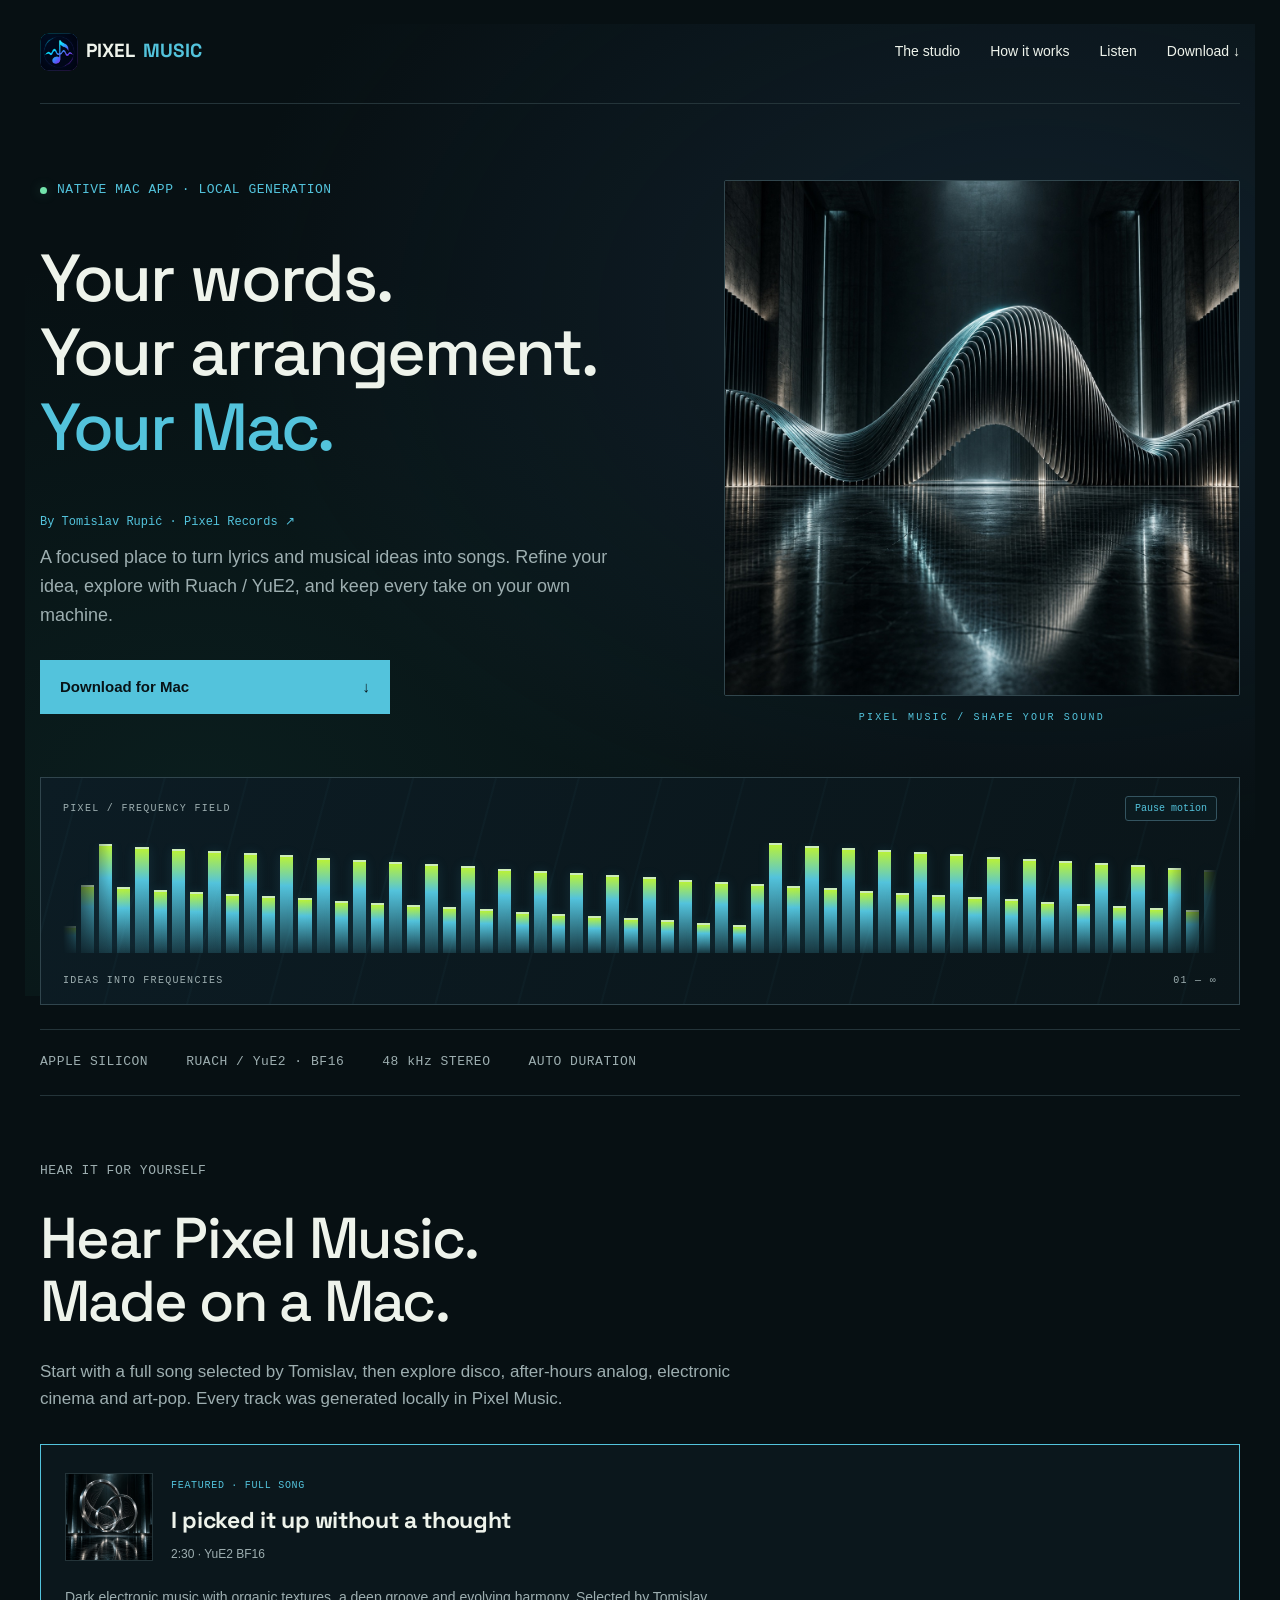
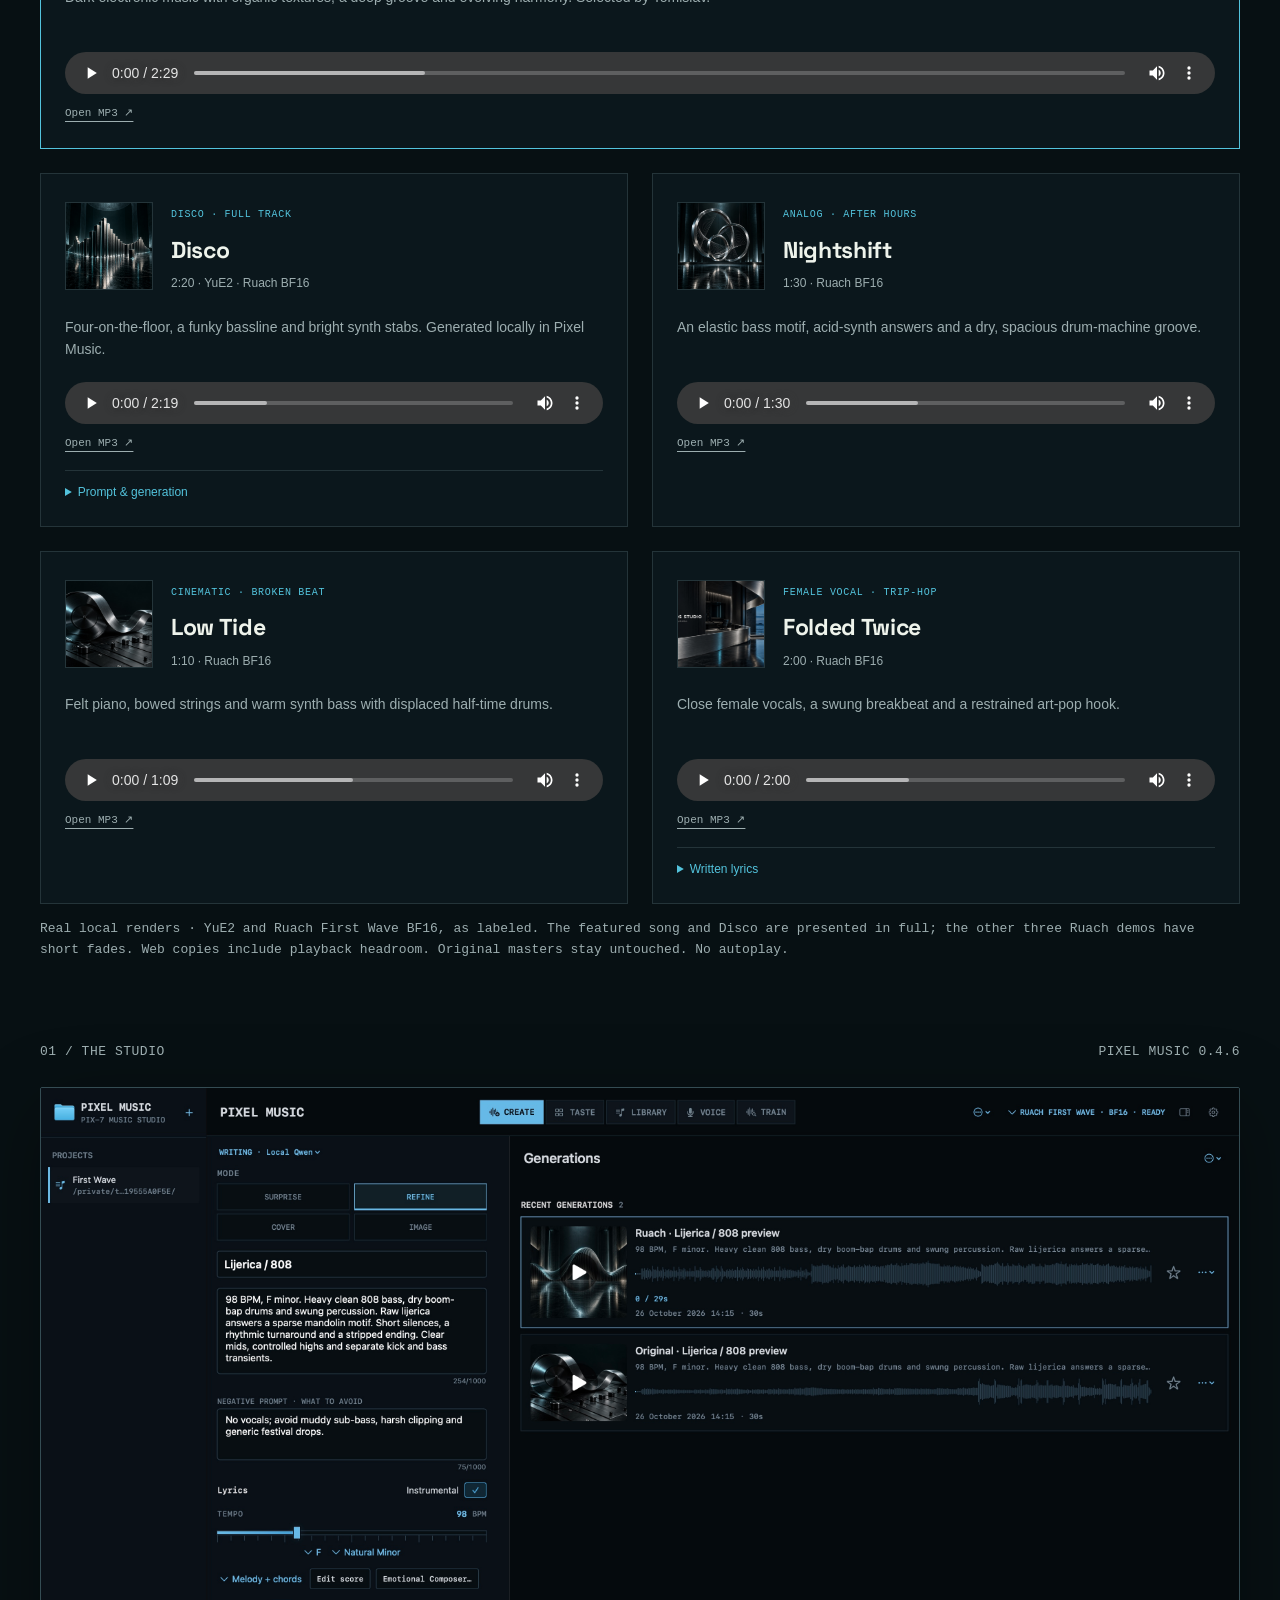
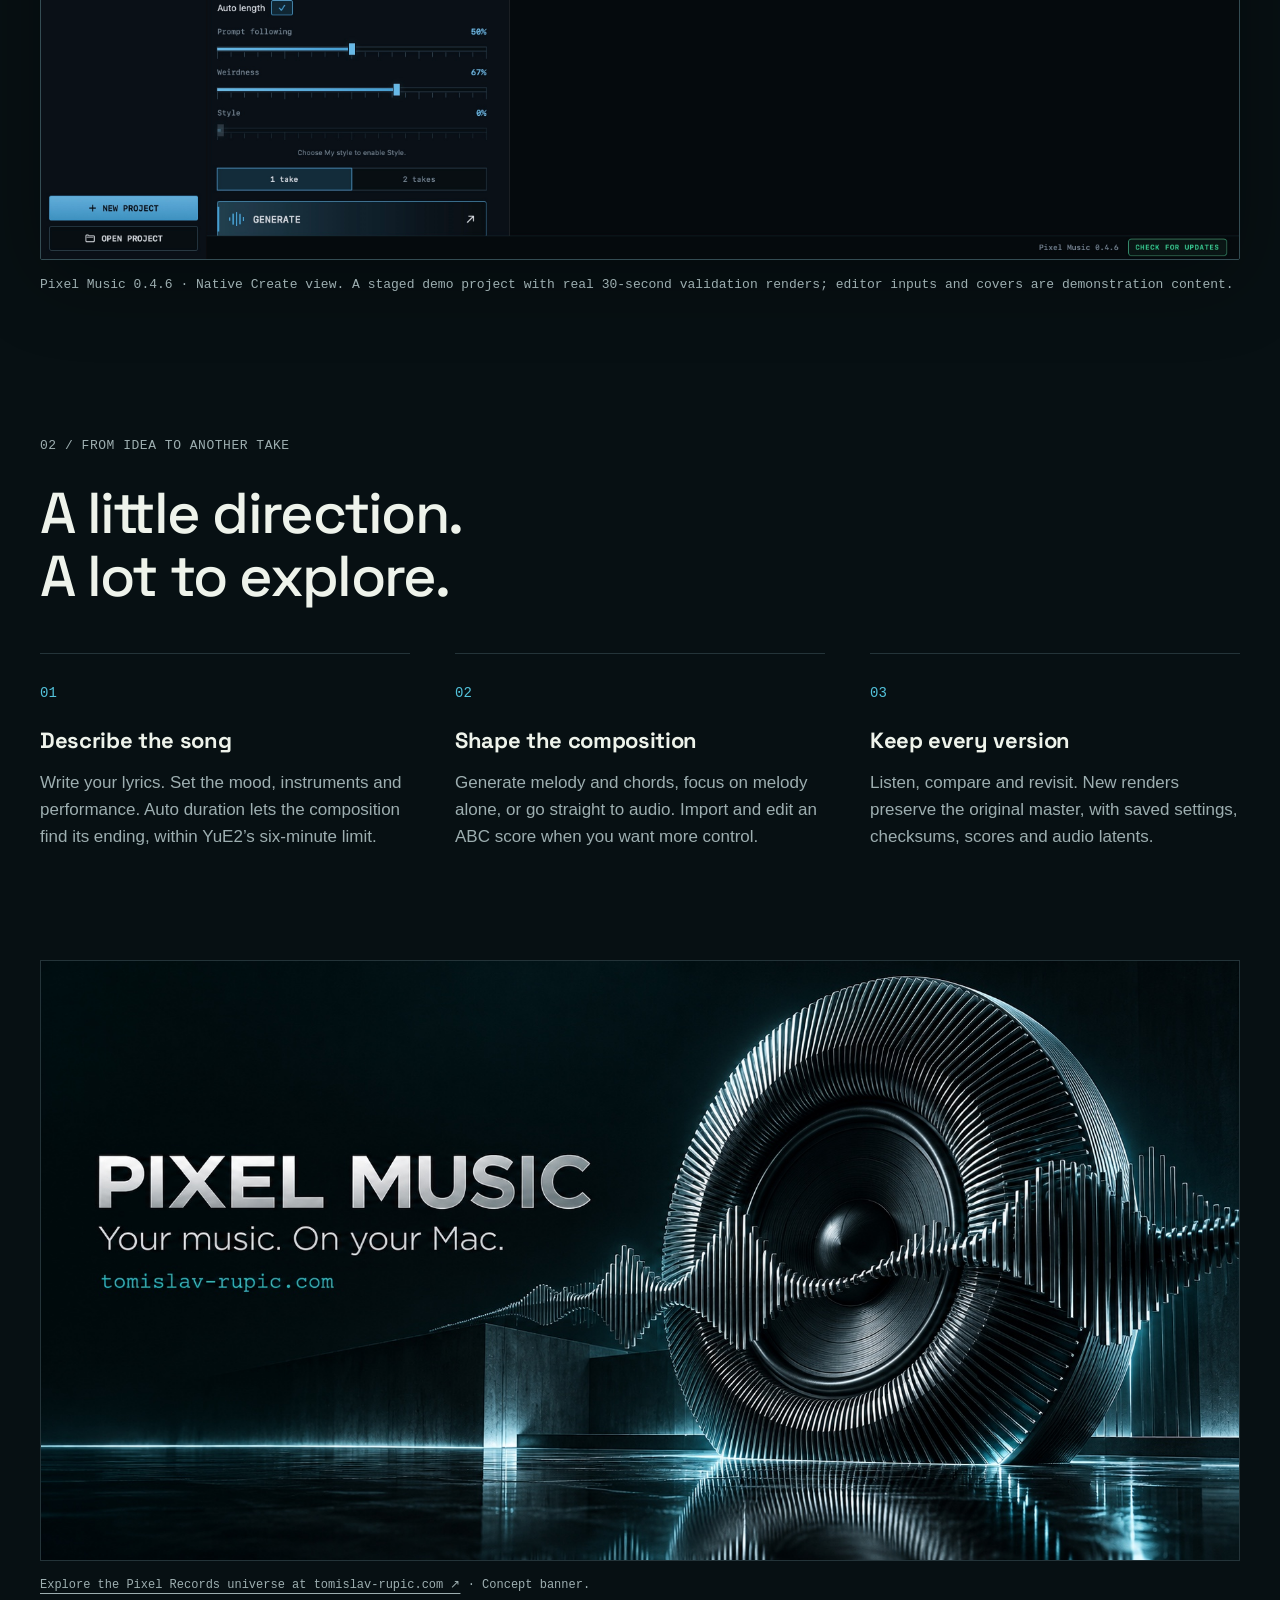
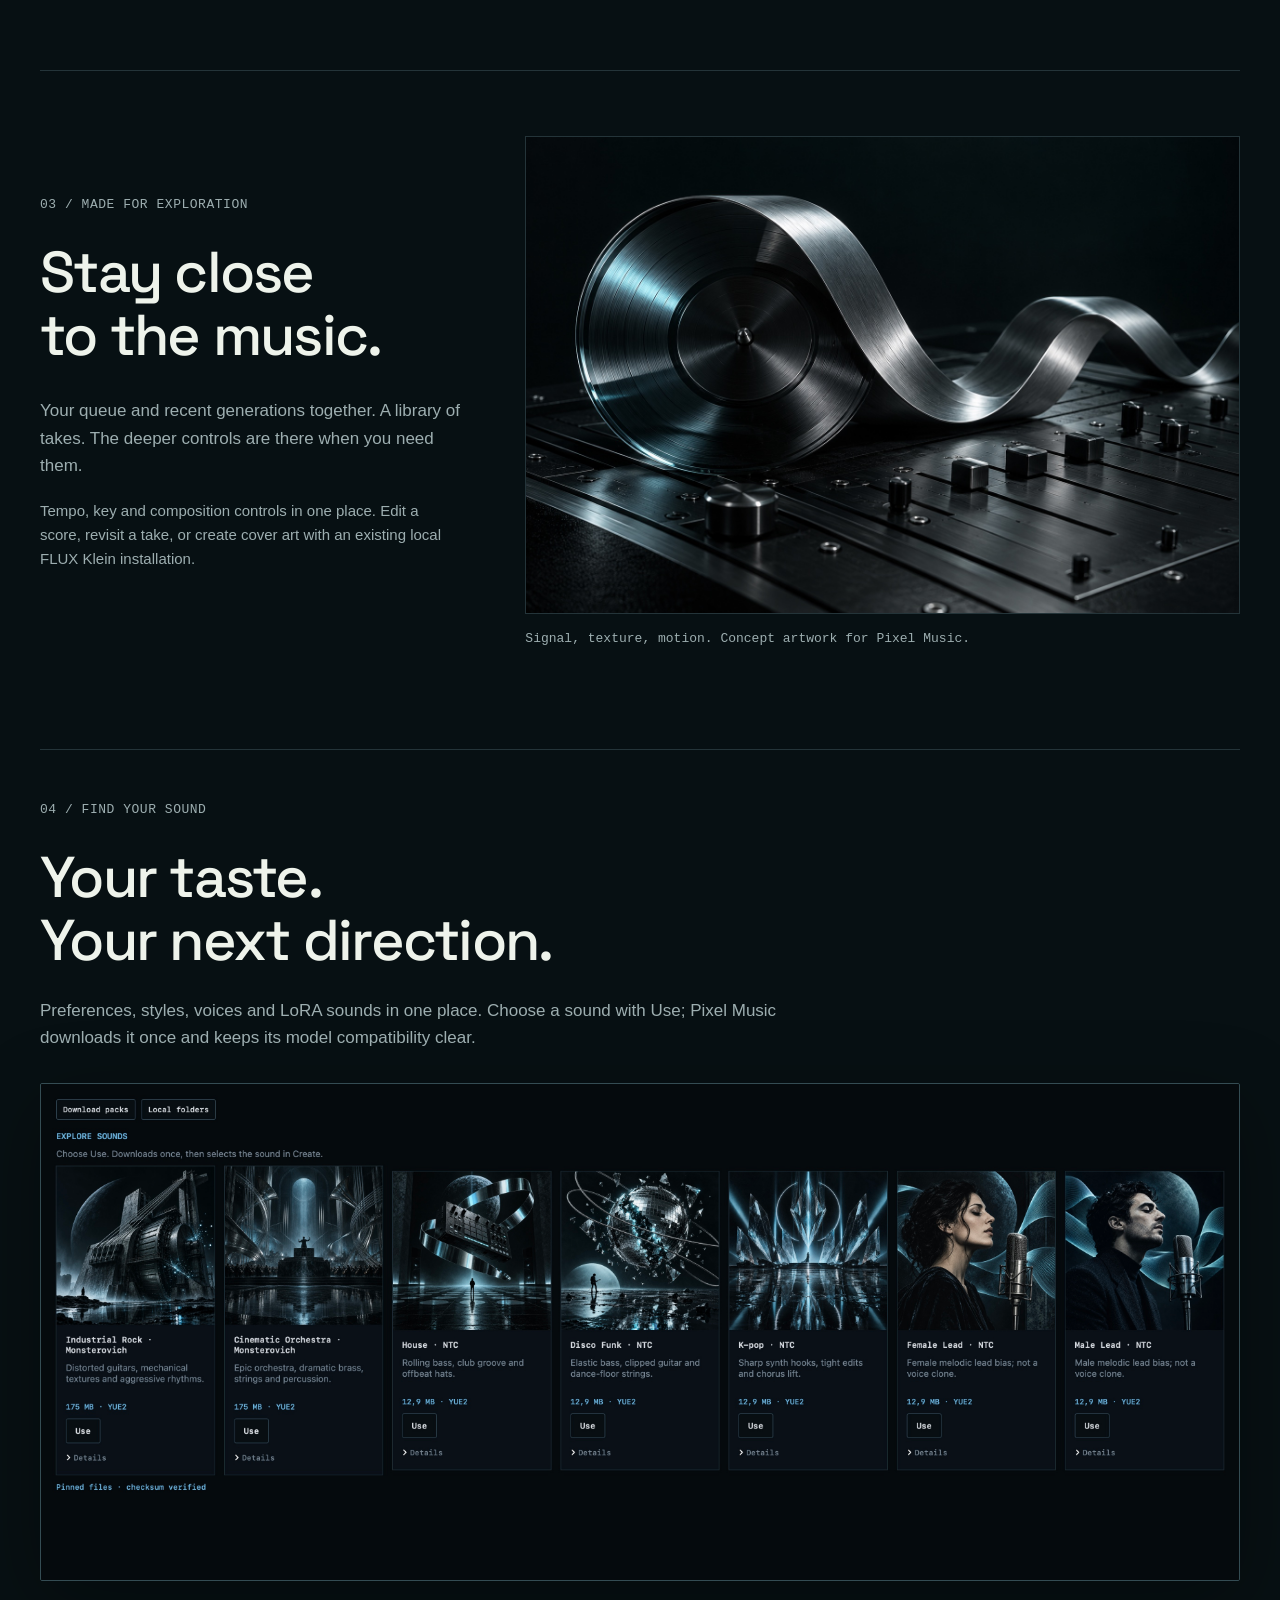
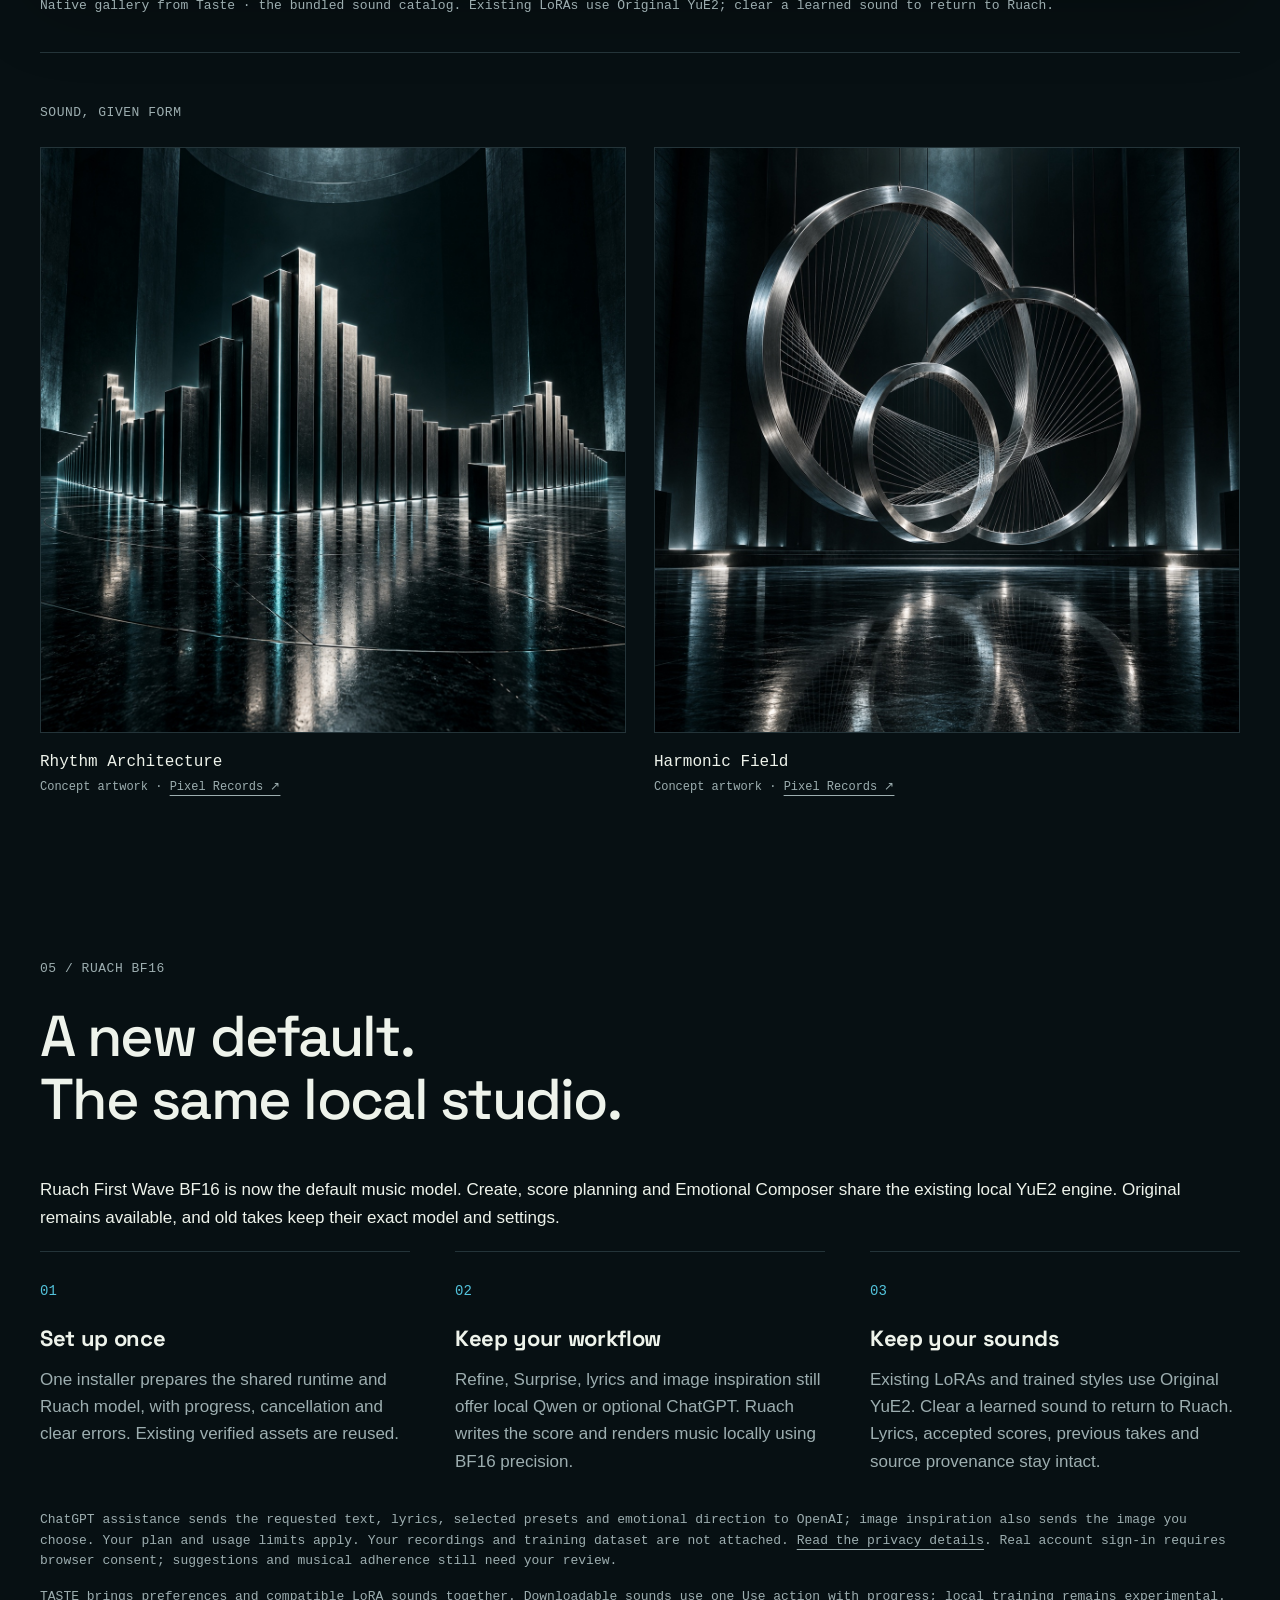
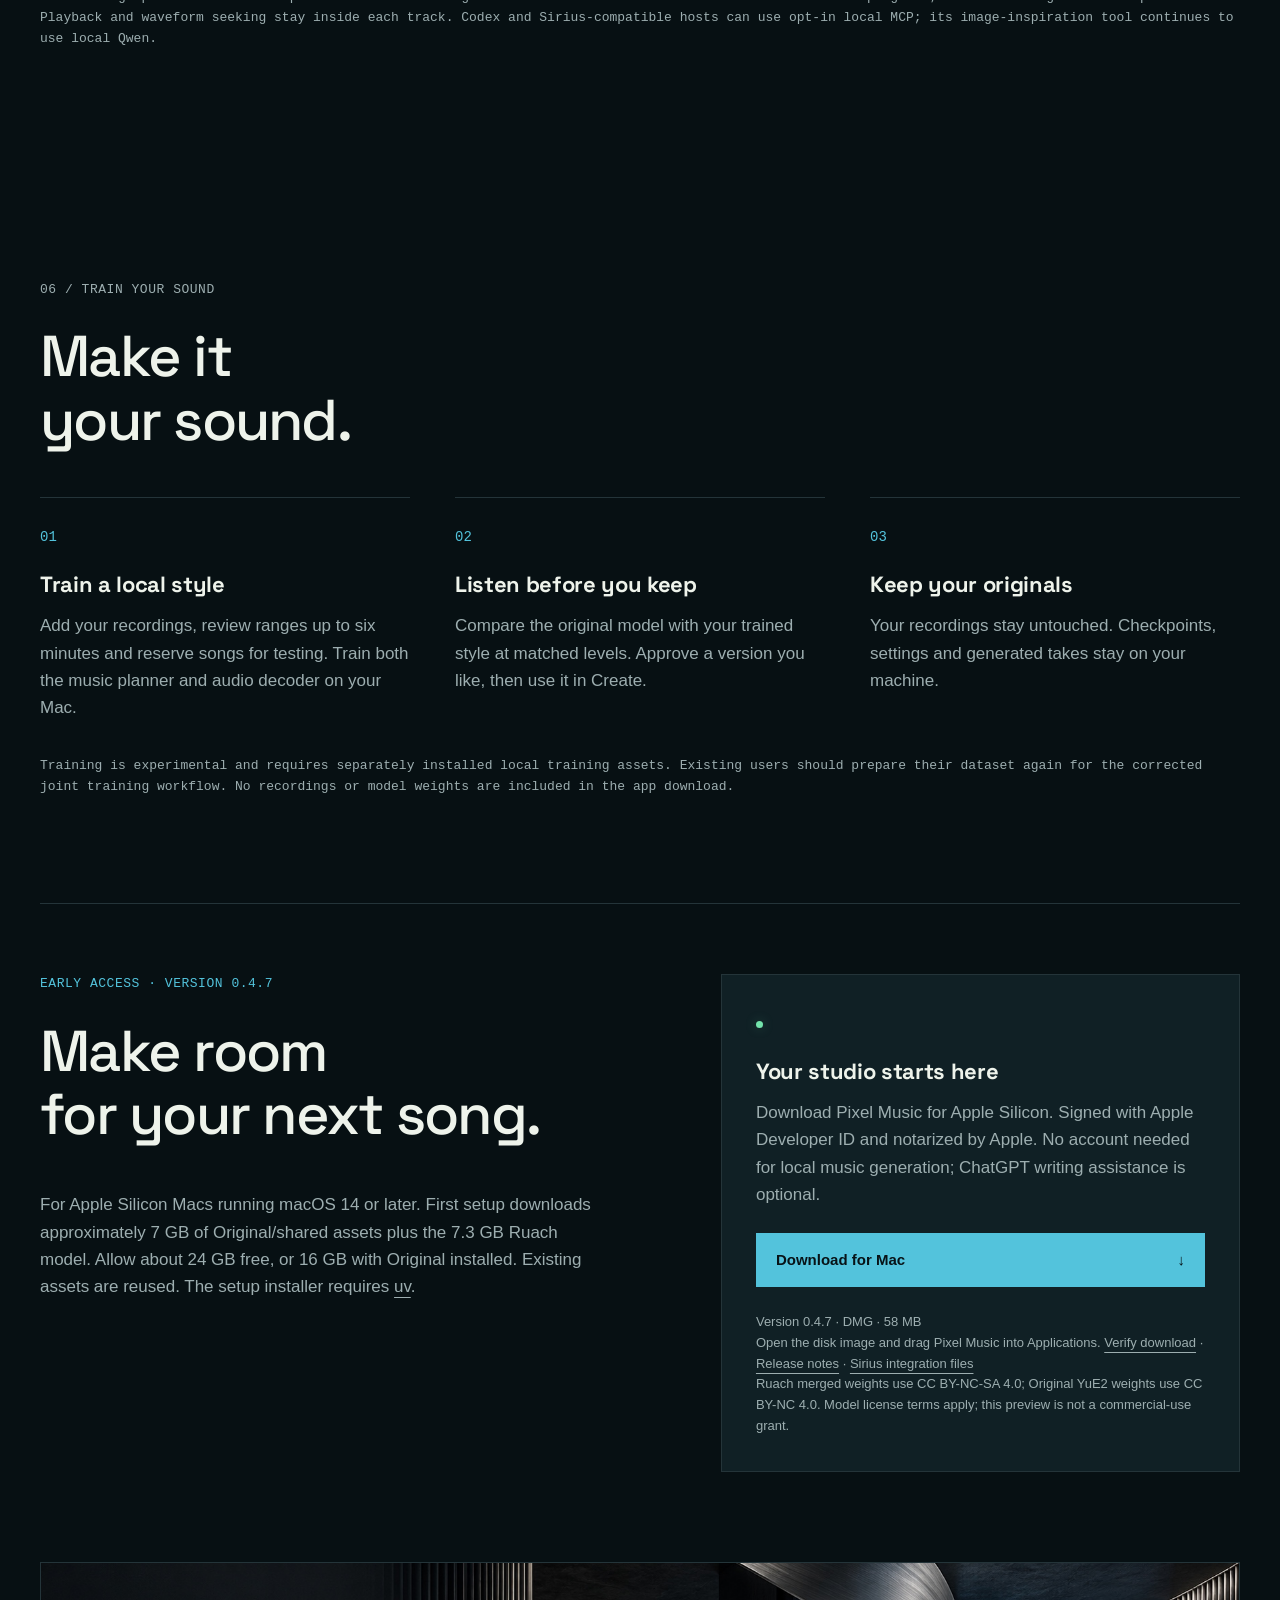
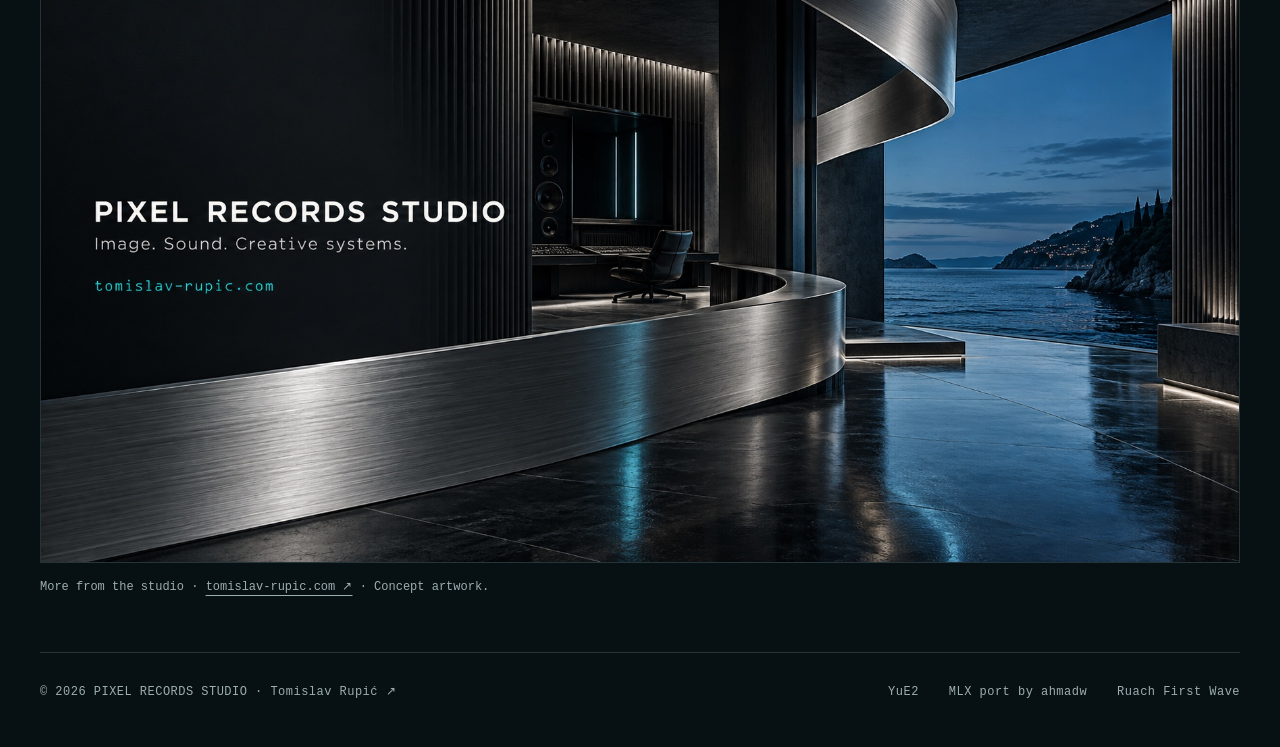
<file: index.html>
<!doctype html>
<html lang="en">
<head>
<meta charset="utf-8"><meta name="viewport" content="width=device-width,initial-scale=1">
<title>Pixel Music — A music studio on your Mac</title>
<meta name="description" content="Create songs locally on Apple Silicon. Shape lyrics, melody and harmony with Ruach / YuE2, keep every take, and stay in control of your music.">
<meta name="theme-color" content="#071013">
<link rel="canonical" href="https://tomislavrupic.github.io/pixel-music-site/">
<meta property="og:type" content="website">
<meta property="og:site_name" content="Pixel Music">
<meta property="og:url" content="https://tomislavrupic.github.io/pixel-music-site/">
<meta property="og:title" content="Pixel Music — Your music. On your Mac.">
<meta property="og:description" content="Create music locally on Apple Silicon with YuE2. Download Pixel Music for macOS. Optional local or ChatGPT writing assistance.">
<meta property="og:image" content="https://tomislavrupic.github.io/pixel-music-site/assets/pixel-music-wide-banner-v1.jpg">
<meta property="og:image:type" content="image/jpeg">
<meta property="og:image:width" content="1774">
<meta property="og:image:height" content="887">
<meta property="og:image:alt" content="Pixel Music — Your music. On your Mac. By Tomislav Rupić · tomislav-rupic.com.">
<meta name="twitter:card" content="summary_large_image">
<meta name="twitter:title" content="Pixel Music — Your music. On your Mac.">
<meta name="twitter:description" content="Create music locally on Apple Silicon with YuE2. Download Pixel Music for macOS. Optional local or ChatGPT writing assistance.">
<meta name="twitter:image" content="https://tomislavrupic.github.io/pixel-music-site/assets/pixel-music-wide-banner-v1.jpg">
<meta name="twitter:image:alt" content="Pixel Music — Your music. On your Mac. By Tomislav Rupić · tomislav-rupic.com.">
<link rel="icon" type="image/png" href="assets/app-icon.png">
<link rel="stylesheet" href="style.css?v=20261026-featured-1">
<script src="motion.js?v=20260913-5" defer></script>
<script src="listen.js?v=20261026-1" defer></script>
</head>
<body>
<header class="wrap"><a class="brand" href="#"><img src="assets/app-icon.png" width="38" height="38" alt="">PIXEL <span>MUSIC</span><i aria-hidden="true"></i></a><nav aria-label="Main"><a href="#studio">The studio</a><a href="#workflow">How it works</a><a href="#listen" class="listen-link">Listen</a><a href="#access">Download ↓</a></nav></header>
<main>
<section class="hero wrap">
<div class="eyebrow"><span class="dot"></span> NATIVE MAC APP · LOCAL GENERATION</div>
<h1>Your words.<br>Your arrangement.<br><em>Your Mac.</em></h1>
<div class="hero-icon waveform-hero"><div class="icon-orbit"><img src="assets/ruach-waveform-hero-v1.jpg" width="1254" height="1254" alt="A sculptural metal waveform in a dark acoustic chamber, with cool cyan light and reflections." fetchpriority="high"></div><span class="icon-label">PIXEL MUSIC / SHAPE YOUR SOUND</span></div>
<div class="intro"><a class="maker-link" href="https://tomislav-rupic.com/">By Tomislav Rupić · Pixel Records ↗</a><p>A focused place to turn lyrics and musical ideas into songs. Refine your idea, explore with Ruach / YuE2, and keep every take on your own machine.</p><a class="button" href="downloads/Pixel-Music-0.4.7-arm64.dmg" download>Download for Mac <span>↓</span></a></div>
<div class="signal-deck"><div class="signal-top"><span>PIXEL / FREQUENCY FIELD</span><button id="motion-toggle" type="button" aria-pressed="false">Pause motion</button></div><div class="frequency-bars" aria-hidden="true"><i style="--height:25%;--delay:-0.00s;--speed:1.20s"></i><i style="--height:62%;--delay:-0.17s;--speed:1.37s"></i><i style="--height:99%;--delay:-0.34s;--speed:1.54s"></i><i style="--height:60%;--delay:-0.51s;--speed:1.71s"></i><i style="--height:97%;--delay:-0.68s;--speed:1.88s"></i><i style="--height:58%;--delay:-0.85s;--speed:2.05s"></i><i style="--height:95%;--delay:-1.02s;--speed:2.22s"></i><i style="--height:56%;--delay:-1.19s;--speed:1.20s"></i><i style="--height:93%;--delay:-1.36s;--speed:1.37s"></i><i style="--height:54%;--delay:-1.53s;--speed:1.54s"></i><i style="--height:91%;--delay:-1.70s;--speed:1.71s"></i><i style="--height:52%;--delay:-1.87s;--speed:1.88s"></i><i style="--height:89%;--delay:-2.04s;--speed:2.05s"></i><i style="--height:50%;--delay:-2.21s;--speed:2.22s"></i><i style="--height:87%;--delay:-2.38s;--speed:1.20s"></i><i style="--height:48%;--delay:-2.55s;--speed:1.37s"></i><i style="--height:85%;--delay:-2.72s;--speed:1.54s"></i><i style="--height:46%;--delay:-2.89s;--speed:1.71s"></i><i style="--height:83%;--delay:-3.06s;--speed:1.88s"></i><i style="--height:44%;--delay:-3.23s;--speed:2.05s"></i><i style="--height:81%;--delay:-3.40s;--speed:2.22s"></i><i style="--height:42%;--delay:-3.57s;--speed:1.20s"></i><i style="--height:79%;--delay:-3.74s;--speed:1.37s"></i><i style="--height:40%;--delay:-3.91s;--speed:1.54s"></i><i style="--height:77%;--delay:-4.08s;--speed:1.71s"></i><i style="--height:38%;--delay:-4.25s;--speed:1.88s"></i><i style="--height:75%;--delay:-4.42s;--speed:2.05s"></i><i style="--height:36%;--delay:-4.59s;--speed:2.22s"></i><i style="--height:73%;--delay:-4.76s;--speed:1.20s"></i><i style="--height:34%;--delay:-4.93s;--speed:1.37s"></i><i style="--height:71%;--delay:-5.10s;--speed:1.54s"></i><i style="--height:32%;--delay:-5.27s;--speed:1.71s"></i><i style="--height:69%;--delay:-5.44s;--speed:1.88s"></i><i style="--height:30%;--delay:-5.61s;--speed:2.05s"></i><i style="--height:67%;--delay:-5.78s;--speed:2.22s"></i><i style="--height:28%;--delay:-5.95s;--speed:1.20s"></i><i style="--height:65%;--delay:-6.12s;--speed:1.37s"></i><i style="--height:26%;--delay:-6.29s;--speed:1.54s"></i><i style="--height:63%;--delay:-6.46s;--speed:1.71s"></i><i style="--height:100%;--delay:-6.63s;--speed:1.88s"></i><i style="--height:61%;--delay:-6.80s;--speed:2.05s"></i><i style="--height:98%;--delay:-6.97s;--speed:2.22s"></i><i style="--height:59%;--delay:-7.14s;--speed:1.20s"></i><i style="--height:96%;--delay:-7.31s;--speed:1.37s"></i><i style="--height:57%;--delay:-7.48s;--speed:1.54s"></i><i style="--height:94%;--delay:-7.65s;--speed:1.71s"></i><i style="--height:55%;--delay:-7.82s;--speed:1.88s"></i><i style="--height:92%;--delay:-7.99s;--speed:2.05s"></i><i style="--height:53%;--delay:-8.16s;--speed:2.22s"></i><i style="--height:90%;--delay:-8.33s;--speed:1.20s"></i><i style="--height:51%;--delay:-8.50s;--speed:1.37s"></i><i style="--height:88%;--delay:-8.67s;--speed:1.54s"></i><i style="--height:49%;--delay:-8.84s;--speed:1.71s"></i><i style="--height:86%;--delay:-9.01s;--speed:1.88s"></i><i style="--height:47%;--delay:-9.18s;--speed:2.05s"></i><i style="--height:84%;--delay:-9.35s;--speed:2.22s"></i><i style="--height:45%;--delay:-9.52s;--speed:1.20s"></i><i style="--height:82%;--delay:-9.69s;--speed:1.37s"></i><i style="--height:43%;--delay:-9.86s;--speed:1.54s"></i><i style="--height:80%;--delay:-10.03s;--speed:1.71s"></i><i style="--height:41%;--delay:-10.20s;--speed:1.88s"></i><i style="--height:78%;--delay:-10.37s;--speed:2.05s"></i><i style="--height:39%;--delay:-10.54s;--speed:2.22s"></i><i style="--height:76%;--delay:-10.71s;--speed:1.20s"></i></div><div class="signal-bottom"><span>IDEAS INTO FREQUENCIES</span><span>01 — ∞</span></div></div>
<div class="specs"><span>APPLE SILICON</span><span>RUACH / YuE2 · BF16</span><span>48 kHz STEREO</span><span>AUTO DURATION</span></div>
</section>
<section id="listen" class="wrap listen-section" aria-labelledby="listen-title">
<div class="section-label">HEAR IT FOR YOURSELF</div>
<h2 id="listen-title">Hear Pixel Music.<br>Made on a Mac.</h2>
<p class="section-intro">Start with a full song selected by Tomislav, then explore disco, after-hours analog, electronic cinema and art-pop. Every track was generated locally in Pixel Music.</p>
<div class="listen-grid"><article class="listen-card featured-demo">
<div class="listen-card-heading"><img src="assets/harmonic-field-v1.jpg" width="88" height="88" alt="" loading="lazy"><div><span class="listen-model">FEATURED · FULL SONG</span><h3>I picked it up without a thought</h3><p>2:30 · YuE2 BF16</p></div></div>
<p class="listen-description">Dark electronic music with organic textures, a deep groove and evolving harmony. Selected by Tomislav.</p>
<audio controls preload="metadata" src="assets/audio/i-picked-it-up-original-yue2-v1.mp3" aria-label="Listen to I picked it up without a thought, the featured full song generated locally in Pixel Music">Your browser does not support this audio player.</audio>
<p class="audio-error" role="status" hidden>The preview could not load. Retry with the player, or open the MP3 below.</p>
<a class="audio-download" href="assets/audio/i-picked-it-up-original-yue2-v1.mp3">Open MP3 ↗</a>
</article><article class="listen-card">
<div class="listen-card-heading"><img src="assets/rhythm-architecture-v1.jpg" width="88" height="88" alt="" loading="lazy"><div><span class="listen-model">DISCO · FULL TRACK</span><h3>Disco</h3><p>2:20 · YuE2 · Ruach BF16</p></div></div>
<p class="listen-description">Four-on-the-floor, a funky bassline and bright synth stabs. Generated locally in Pixel Music.</p>
<audio controls preload="metadata" src="assets/audio/disco-ruach-v1.mp3" aria-label="Listen to Disco, the full track generated locally in Pixel Music">Your browser does not support this audio player.</audio>
<p class="audio-error" role="status" hidden>The preview could not load. Retry with the player, or open the MP3 below.</p>
<a class="audio-download" href="assets/audio/disco-ruach-v1.mp3">Open MP3 ↗</a>
<details class="demo-lyrics"><summary>Prompt &amp; generation</summary><pre>Disco music with four-on-the-floor beat, funky bassline, bright synth stabs, dance energy

YuE2 · Ruach First Wave BF16 · Generated locally on a Mac
Instrumental · Auto duration · Score planning off
Full track · No cuts or fades · Web copy with playback headroom</pre></details>
</article>
<article class="listen-card">
<div class="listen-card-heading"><img src="assets/harmonic-field-v1.jpg" width="88" height="88" alt="" loading="lazy"><div><span class="listen-model">ANALOG · AFTER HOURS</span><h3>Nightshift</h3><p>1:30 · Ruach BF16</p></div></div>
<p class="listen-description">An elastic bass motif, acid-synth answers and a dry, spacious drum-machine groove.</p>
<audio controls preload="metadata" src="assets/audio/nightshift-ruach-v1.mp3" aria-label="Listen to Nightshift, generated locally in Pixel Music">Your browser does not support this audio player.</audio>
<p class="audio-error" role="status" hidden>The preview could not load. Retry with the player, or open the MP3 below.</p>
<a class="audio-download" href="assets/audio/nightshift-ruach-v1.mp3">Open MP3 ↗</a>
</article>
<article class="listen-card">
<div class="listen-card-heading"><img src="assets/analog-ribbon-v1.jpg" width="88" height="88" alt="" loading="lazy"><div><span class="listen-model">CINEMATIC · BROKEN BEAT</span><h3>Low Tide</h3><p>1:10 · Ruach BF16</p></div></div>
<p class="listen-description">Felt piano, bowed strings and warm synth bass with displaced half-time drums.</p>
<audio controls preload="metadata" src="assets/audio/low-tide-ruach-v1.mp3" aria-label="Listen to Low Tide, generated locally in Pixel Music">Your browser does not support this audio player.</audio>
<p class="audio-error" role="status" hidden>The preview could not load. Retry with the player, or open the MP3 below.</p>
<a class="audio-download" href="assets/audio/low-tide-ruach-v1.mp3">Open MP3 ↗</a>
</article>
<article class="listen-card">
<div class="listen-card-heading"><img src="assets/pixel-records-wide-banner-v1.jpg" width="88" height="88" alt="" loading="lazy"><div><span class="listen-model">FEMALE VOCAL · TRIP-HOP</span><h3>Folded Twice</h3><p>2:00 · Ruach BF16</p></div></div>
<p class="listen-description">Close female vocals, a swung breakbeat and a restrained art-pop hook.</p>
<audio controls preload="metadata" src="assets/audio/folded-twice-ruach-v1.mp3" aria-label="Listen to Folded Twice, generated locally in Pixel Music">Your browser does not support this audio player.</audio>
<p class="audio-error" role="status" hidden>The preview could not load. Retry with the player, or open the MP3 below.</p>
<a class="audio-download" href="assets/audio/folded-twice-ruach-v1.mp3">Open MP3 ↗</a><details class="demo-lyrics"><summary>Written lyrics</summary><pre>[verse]
You took the long way home again
I watched the numbers change
A cup beside the empty chair
The room stayed much the same

[chorus]
Leave one thing unfinished
Let it pull me through
I can live with a little distance
If the distance moves

[verse]
The train went north without us
Your ticket folded twice
I kept the part you tore away
You kept the other side

[chorus]
Leave one thing unfinished
Let it pull me through
I can live with a little distance
If the distance moves

[outro]
Your ticket folded twice
You kept the other side</pre></details>
</article></div>
<p class="caption">Real local renders · YuE2 and Ruach First Wave BF16, as labeled. The featured song and Disco are presented in full; the other three Ruach demos have short fades. Web copies include playback headroom. Original masters stay untouched. No autoplay.</p>
</section>
<section id="studio" class="showcase wrap">
<div class="section-label"><span>01 / THE STUDIO</span><span>PIXEL MUSIC 0.4.6</span></div>
<a class="shot" href="assets/create-0.4.6-native.jpg" aria-label="Open full-size Pixel Music 0.4.6 Create screenshot"><img src="assets/create-0.4.6-native.jpg" width="3480" height="2240" alt="Pixel Music 0.4.6 Create view with Ruach selected, a staged instrumental project and real audio-preview waveforms." loading="lazy" decoding="async"></a>
<p class="caption">Pixel Music 0.4.6 · Native Create view. A staged demo project with real 30-second validation renders; editor inputs and covers are demonstration content.</p>
</section>
<section id="workflow" class="wrap workflow">
<div class="section-label">02 / FROM IDEA TO ANOTHER TAKE</div>
<h2>A little direction.<br>A lot to explore.</h2>
<div class="steps"><article><span>01</span><h3>Describe the song</h3><p>Write your lyrics. Set the mood, instruments and performance. Auto duration lets the composition find its ending, within YuE2’s six-minute limit.</p></article><article><span>02</span><h3>Shape the composition</h3><p>Generate melody and chords, focus on melody alone, or go straight to audio. Import and edit an ABC score when you want more control.</p></article><article><span>03</span><h3>Keep every version</h3><p>Listen, compare and revisit. New renders preserve the original master, with saved settings, checksums, scores and audio latents.</p></article></div>
</section>
<aside id="pixel-world" class="wrap campaign-banner" aria-label="Pixel Music — part of Pixel Records">
<a class="art-link" href="https://tomislav-rupic.com/" aria-label="Explore Tomislav Rupić’s Pixel Records website"><img src="assets/pixel-music-wide-banner-v1.jpg" width="1774" height="887" alt="Pixel Music. Your music. On your Mac. tomislav-rupic.com — a sculptural metal sound aperture and waveform." loading="lazy" decoding="async"></a>
<p class="caption"><a href="https://tomislav-rupic.com/">Explore the Pixel Records universe at tomislav-rupic.com ↗</a> · Concept banner.</p>
</aside>
<section class="wrap detail"><div><div class="section-label">03 / MADE FOR EXPLORATION</div><h2>Stay close<br>to the music.</h2><p>Your queue and recent generations together. A library of takes. The deeper controls are there when you need them.</p><p class="muted">Tempo, key and composition controls in one place. Edit a score, revisit a take, or create cover art with an existing local FLUX Klein installation.</p></div><figure class="detail-art"><img src="assets/analog-ribbon-v1.jpg" width="1536" height="1024" alt="Concept artwork of a brushed-metal sound ribbon flowing from a record over graphite sequencer controls." loading="lazy" decoding="async"><figcaption class="caption">Signal, texture, motion. Concept artwork for Pixel Music.</figcaption></figure></section>
<section id="sounds" class="wrap sound-library">
<div class="section-label">04 / FIND YOUR SOUND</div>
<h2>Your taste.<br>Your next direction.</h2>
<p class="section-intro">Preferences, styles, voices and LoRA sounds in one place. Choose a sound with Use; Pixel Music downloads it once and keeps its model compatibility clear.</p>
<a class="shot" href="assets/taste-0.4.6-native.jpg" aria-label="Open full-size Pixel Music Taste and LoRA gallery screenshot"><img src="assets/taste-0.4.6-native.jpg" width="3480" height="1440" alt="The native Pixel Music Taste view with downloadable LoRA cards and their cinematic artwork." loading="lazy" decoding="async"></a>
<p class="caption">Native gallery from Taste · the bundled sound catalog. Existing LoRAs use Original YuE2; clear a learned sound to return to Ruach.</p>
</section>
<section id="sound-art" class="wrap sound-art" aria-label="Pixel Music concept artwork">
<div class="section-label">SOUND, GIVEN FORM</div>
<div class="art-grid">
<figure><a class="art-link" href="https://tomislav-rupic.com/" aria-label="Explore more of Tomislav Rupić’s work"><img src="assets/rhythm-architecture-v1.jpg" width="1254" height="1254" alt="Rhythm Architecture: sequencer-like metal columns rise in a dark acoustic hall with thin cyan reflections." loading="lazy" decoding="async"></a><figcaption><strong>Rhythm Architecture</strong><span>Concept artwork · <a href="https://tomislav-rupic.com/">Pixel Records ↗</a></span></figcaption></figure>
<figure><a class="art-link" href="https://tomislav-rupic.com/" aria-label="Visit Tomislav Rupić’s creative portfolio"><img src="assets/harmonic-field-v1.jpg" width="1254" height="1254" alt="Harmonic Field: intersecting suspended silver rings and fine steel strings over a reflective black floor." loading="lazy" decoding="async"></a><figcaption><strong>Harmonic Field</strong><span>Concept artwork · <a href="https://tomislav-rupic.com/">Pixel Records ↗</a></span></figcaption></figure>
</div>
</section>
<section id="creative" class="wrap workflow">
<div class="section-label">05 / RUACH BF16</div>
<h2>A new default.<br>The same local studio.</h2>
<p>Ruach First Wave BF16 is now the default music model. Create, score planning and Emotional Composer share the existing local YuE2 engine. Original remains available, and old takes keep their exact model and settings.</p>
<div class="steps"><article><span>01</span><h3>Set up once</h3><p>One installer prepares the shared runtime and Ruach model, with progress, cancellation and clear errors. Existing verified assets are reused.</p></article><article><span>02</span><h3>Keep your workflow</h3><p>Refine, Surprise, lyrics and image inspiration still offer local Qwen or optional ChatGPT. Ruach writes the score and renders music locally using BF16 precision.</p></article><article><span>03</span><h3>Keep your sounds</h3><p>Existing LoRAs and trained styles use Original YuE2. Clear a learned sound to return to Ruach. Lyrics, accepted scores, previous takes and source provenance stay intact.</p></article></div>
<p class="caption">ChatGPT assistance sends the requested text, lyrics, selected presets and emotional direction to OpenAI; image inspiration also sends the image you choose. Your plan and usage limits apply. Your recordings and training dataset are not attached. <a href="privacy.html">Read the privacy details</a>. Real account sign-in requires browser consent; suggestions and musical adherence still need your review.</p>
<p class="caption">TASTE brings preferences and compatible LoRA sounds together. Downloadable sounds use one Use action with progress; local training remains experimental. Playback and waveform seeking stay inside each track. Codex and Sirius-compatible hosts can use opt-in local MCP; its image-inspiration tool continues to use local Qwen.</p>
</section>
<section id="train" class="wrap workflow">
<div class="section-label">06 / TRAIN YOUR SOUND</div>
<h2>Make it<br>your sound.</h2>
<div class="steps"><article><span>01</span><h3>Train a local style</h3><p>Add your recordings, review ranges up to six minutes and reserve songs for testing. Train both the music planner and audio decoder on your Mac.</p></article><article><span>02</span><h3>Listen before you keep</h3><p>Compare the original model with your trained style at matched levels. Approve a version you like, then use it in Create.</p></article><article><span>03</span><h3>Keep your originals</h3><p>Your recordings stay untouched. Checkpoints, settings and generated takes stay on your machine.</p></article></div>
<p class="caption">Training is experimental and requires separately installed local training assets. Existing users should prepare their dataset again for the corrected joint training workflow. No recordings or model weights are included in the app download.</p>
</section>
<section id="access" class="wrap access"><div><div class="eyebrow">EARLY ACCESS · VERSION 0.4.7</div><h2>Make room<br>for your next song.</h2><p>For Apple Silicon Macs running macOS 14 or later. First setup downloads approximately 7 GB of Original/shared assets plus the 7.3 GB Ruach model. Allow about 24 GB free, or 16 GB with Original installed. Existing assets are reused. The setup installer requires <a href="https://docs.astral.sh/uv/getting-started/installation/">uv</a>.</p></div><div class="access-card"><span class="dot"></span><h3>Your studio starts here</h3><p>Download Pixel Music for Apple Silicon. Signed with Apple Developer ID and notarized by Apple. No account needed for local music generation; ChatGPT writing assistance is optional.</p><a class="button" href="downloads/Pixel-Music-0.4.7-arm64.dmg" download>Download for Mac <span>↓</span></a><p class="small">Version 0.4.7 · DMG · 58 MB<br>Open the disk image and drag Pixel Music into Applications. <a href="downloads/SHA256SUMS">Verify download</a> · <a href="release-notes-0.4.7.md">Release notes</a> · <a href="downloads/Pixel-Music-Sirius-Integration-0.4.7.zip">Sirius integration files</a></p><p class="small">Ruach merged weights use CC BY-NC-SA 4.0; Original YuE2 weights use CC BY-NC 4.0. Model license terms apply; this preview is not a commercial-use grant.</p></div></section>
<aside id="pixel-studio" class="wrap campaign-banner studio-banner" aria-label="More from Pixel Records Studio">
<a class="art-link" href="https://tomislav-rupic.com/" aria-label="Visit tomislav-rupic.com for film, sound and creative systems"><img src="assets/pixel-records-wide-banner-v1.jpg" width="1774" height="887" alt="Pixel Records Studio. Image. Sound. Creative systems. tomislav-rupic.com — concept artwork of a dark studio and metal ribbon beside the sea." loading="lazy" decoding="async"></a>
<p class="caption">More from the studio · <a href="https://tomislav-rupic.com/">tomislav-rupic.com ↗</a> · Concept artwork.</p>
</aside>
</main>
<footer class="wrap"><a href="https://tomislav-rupic.com/">© 2026 PIXEL RECORDS STUDIO · Tomislav Rupić ↗</a><div><a href="https://github.com/multimodal-art-projection/YuE">YuE2</a><a href="https://huggingface.co/ahmadw/YuE2-3B-MLX">MLX port by ahmadw</a><a href="https://huggingface.co/goldhub/YuE2-RS-Finetunes">Ruach First Wave</a></div></footer>
</body></html>
</file>
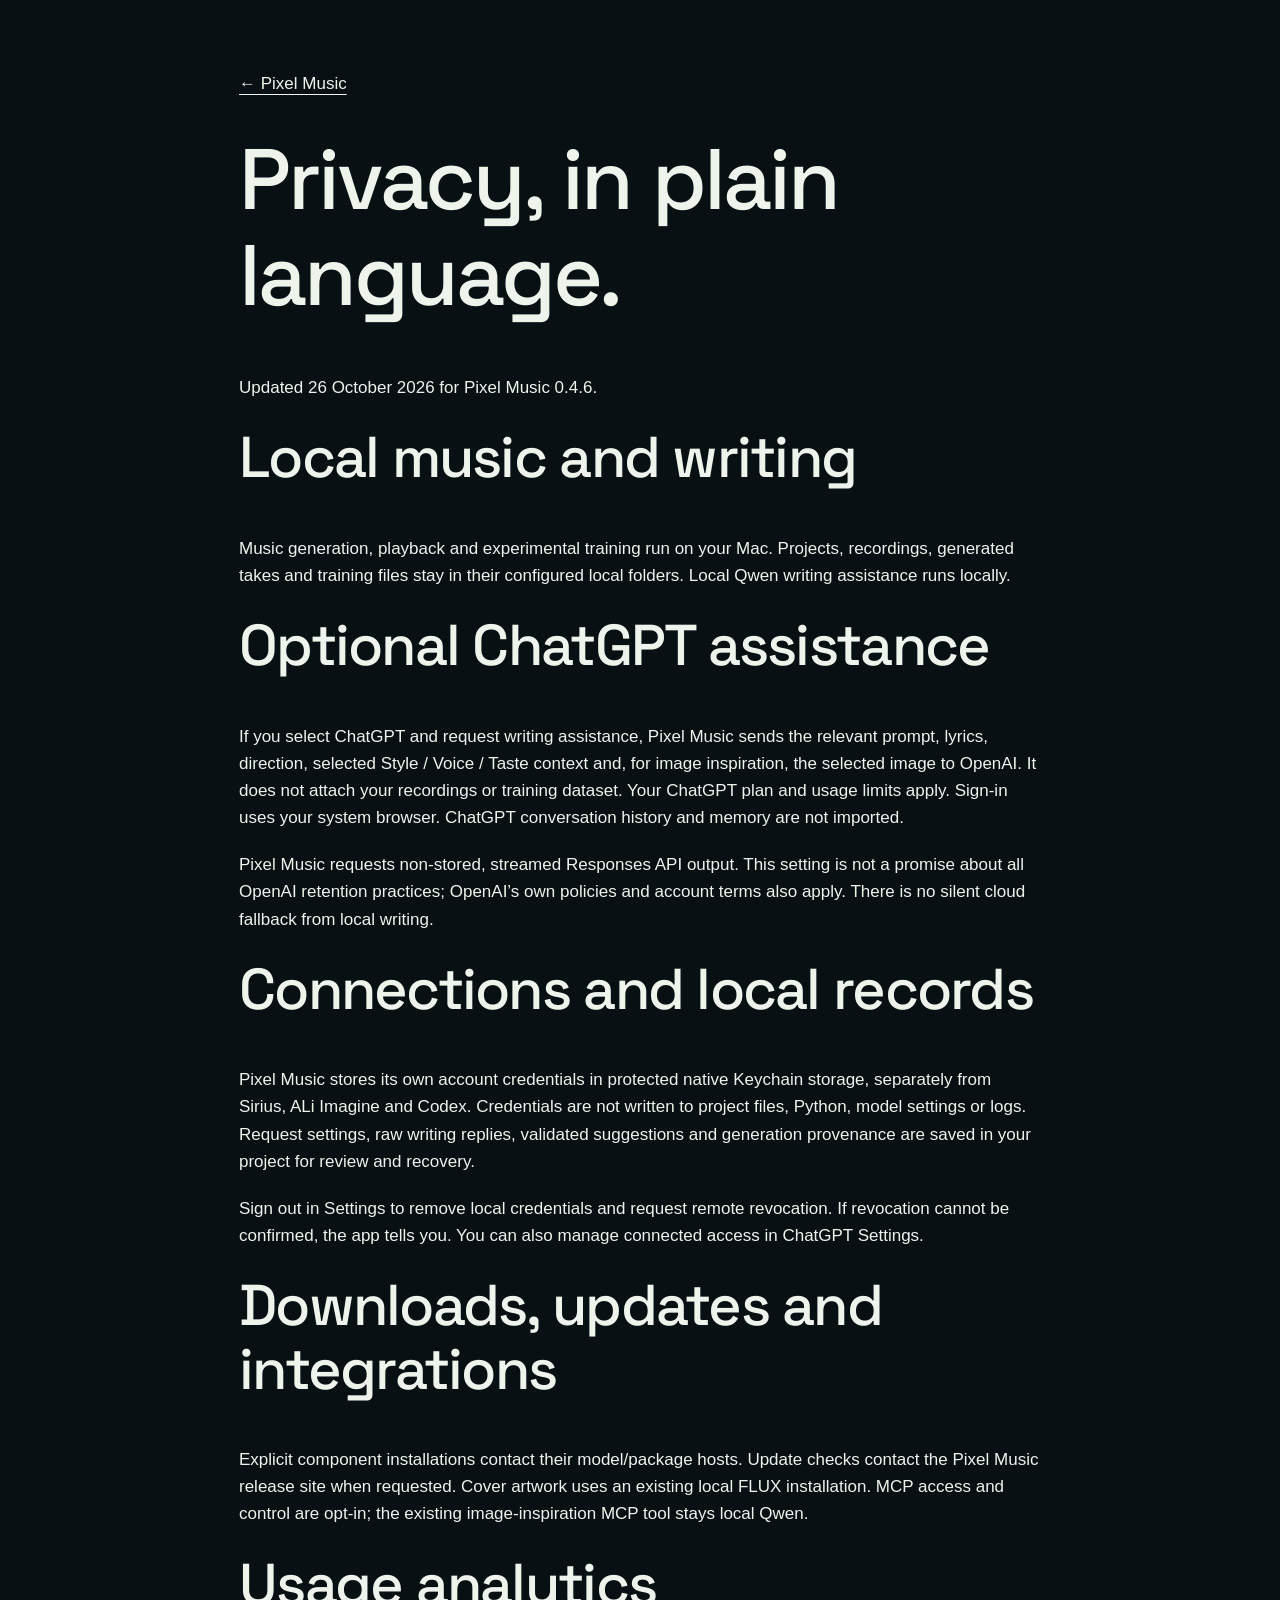
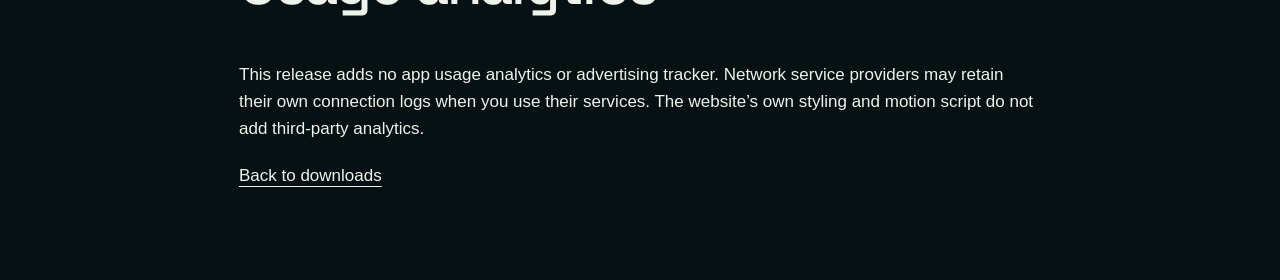
<file: privacy.html>
<!doctype html><html lang="en"><head><meta charset="utf-8"><meta name="viewport" content="width=device-width,initial-scale=1"><title>Pixel Music — Privacy</title><link rel="stylesheet" href="style.css"><link rel="icon" type="image/png" href="assets/app-icon.png"><meta name="theme-color" content="#071013"></head><body><main class="wrap" style="max-width:850px;padding:70px 24px"><a href="./">← Pixel Music</a><h1>Privacy, in plain language.</h1><p>Updated 26 October 2026 for Pixel Music 0.4.6.</p><h2>Local music and writing</h2><p>Music generation, playback and experimental training run on your Mac. Projects, recordings, generated takes and training files stay in their configured local folders. Local Qwen writing assistance runs locally.</p><h2>Optional ChatGPT assistance</h2><p>If you select ChatGPT and request writing assistance, Pixel Music sends the relevant prompt, lyrics, direction, selected Style / Voice / Taste context and, for image inspiration, the selected image to OpenAI. It does not attach your recordings or training dataset. Your ChatGPT plan and usage limits apply. Sign-in uses your system browser. ChatGPT conversation history and memory are not imported.</p><p>Pixel Music requests non-stored, streamed Responses API output. This setting is not a promise about all OpenAI retention practices; OpenAI’s own policies and account terms also apply. There is no silent cloud fallback from local writing.</p><h2>Connections and local records</h2><p>Pixel Music stores its own account credentials in protected native Keychain storage, separately from Sirius, ALi Imagine and Codex. Credentials are not written to project files, Python, model settings or logs. Request settings, raw writing replies, validated suggestions and generation provenance are saved in your project for review and recovery.</p><p>Sign out in Settings to remove local credentials and request remote revocation. If revocation cannot be confirmed, the app tells you. You can also manage connected access in ChatGPT Settings.</p><h2>Downloads, updates and integrations</h2><p>Explicit component installations contact their model/package hosts. Update checks contact the Pixel Music release site when requested. Cover artwork uses an existing local FLUX installation. MCP access and control are opt-in; the existing image-inspiration MCP tool stays local Qwen.</p><h2>Usage analytics</h2><p>This release adds no app usage analytics or advertising tracker. Network service providers may retain their own connection logs when you use their services. The website’s own styling and motion script do not add third-party analytics.</p><p><a href="./#access">Back to downloads</a></p></main></body></html>
</file>
<file: style.css>
:root{color-scheme:dark;--bg:#071013;--ink:#eef3eb;--muted:#9daeb0;--cyan:#53c3dc;--line:#243439}*{box-sizing:border-box}html{scroll-behavior:smooth;scroll-padding-top:30px}body{margin:0;background:var(--bg);color:var(--ink);font-family:-apple-system,BlinkMacSystemFont,"Segoe UI",sans-serif;font-size:17px;line-height:1.6}a{color:inherit;text-underline-offset:5px}a:focus-visible{outline:2px solid var(--cyan);outline-offset:7px}.wrap{width:min(1320px,calc(100% - 80px));margin:auto}header{height:104px;display:flex;align-items:center;justify-content:space-between;border-bottom:1px solid var(--line)}.brand{font-size:19px;font-weight:800;letter-spacing:-.05em;text-decoration:none;display:flex;gap:6px;align-items:center}.brand span{color:var(--cyan)}.brand i{width:6px;height:22px;background:var(--cyan);margin-left:10px;box-shadow:9px -5px 0 -1px var(--cyan),18px 4px 0 -1px var(--cyan)}nav,footer div{display:flex;gap:30px}nav a{text-decoration:none;font-size:14px}.hero{position:relative;padding-top:65px;padding-bottom:0}.eyebrow,.section-label,.specs,.caption,footer{font-family:ui-monospace,SFMono-Regular,Menlo,monospace;font-size:13px;letter-spacing:.04em}.eyebrow{display:flex;align-items:center;gap:10px;color:var(--cyan)}.dot{display:inline-block;height:7px;width:7px;border-radius:50%;background:#73e3ab;box-shadow:0 0 12px #73e3ab40}h1{font-size:clamp(58px,7.5vw,110px);letter-spacing:-.068em;line-height:1.02;font-weight:550;margin:35px 0 50px;max-width:900px}h1 em{font-style:normal;color:var(--cyan)}.intro{position:absolute;right:0;top:215px;max-width:310px}.intro p{color:var(--muted);font-size:18px;margin-bottom:30px}.button{display:flex;align-items:center;justify-content:space-between;gap:30px;background:var(--cyan);color:#081317;padding:14px 19px;text-decoration:none;font-size:15px;font-weight:650;border:1px solid var(--cyan);transition:background .15s}.button:hover{background:#a7e6ed}.specs{display:flex;gap:38px;padding:22px 0;border-top:1px solid var(--line);color:var(--muted)}.showcase{padding-top:36px}.section-label{display:flex;justify-content:space-between;color:var(--muted);margin-bottom:24px}.shot{display:block;border:1px solid #344c53;background:#0a171a;box-shadow:0 20px 80px #0005;overflow:hidden;border-radius:8px}.shot img{width:100%;height:auto;display:block}.caption{margin:15px 0;color:var(--muted);letter-spacing:0;font-size:13px}.workflow{padding-top:125px;padding-bottom:90px}h2{font-size:clamp(38px,4.5vw,64px);letter-spacing:-.055em;line-height:1.1;font-weight:500;margin:25px 0 45px}.steps{display:grid;grid-template-columns:repeat(3,1fr);gap:45px}.steps article{border-top:1px solid var(--line);padding-top:24px}.steps article>span{font:14px ui-monospace,monospace;color:var(--cyan)}h3{font-size:22px;letter-spacing:-.03em;margin:18px 0 10px}p{margin:0 0 20px}.steps p,.detail p,.access p{color:var(--muted)}.detail{display:grid;grid-template-columns:1fr 1.7fr;gap:65px;padding-top:65px;padding-bottom:100px;border-top:1px solid var(--line);align-items:center}.detail h2{margin-bottom:30px}.detail .shot{transform:perspective(1400px) rotateY(-5deg)}.muted{font-size:15px}.access{display:grid;grid-template-columns:1.1fr 1fr;gap:110px;border-top:1px solid var(--line);padding:70px 0 90px}.access-card{background:#102025;padding:34px;align-self:center;border:1px solid var(--line)}.access-card .button{margin:25px 0}.small{font-size:13px;line-height:1.6;margin-bottom:0}footer{border-top:1px solid var(--line);padding:30px 0 45px;display:flex;justify-content:space-between;color:var(--muted);font-size:12px}footer a{text-decoration:none}@media(min-width:1500px){.intro{max-width:350px}}@media(max-width:1100px){.intro{position:static;max-width:650px;margin-bottom:40px}.intro .button{max-width:310px}h1{margin-bottom:30px}.detail{gap:35px}.access{gap:45px}}@media(max-width:700px){.wrap{width:calc(100% - 36px)}header{height:80px}nav{gap:15px}nav a{font-size:12px}nav a:nth-child(2){display:none}.hero{padding-top:40px}h1{font-size:clamp(46px,12vw,76px)}.specs{display:grid;grid-template-columns:1fr 1fr;gap:10px;font-size:11px}.section-label{font-size:11px}.workflow{padding-top:70px;padding-bottom:45px}.steps,.detail,.access{grid-template-columns:1fr;gap:28px}.detail{padding:40px 0 60px}.detail .shot{transform:none}.access{padding:50px 0;gap:20px}.access-card{padding:25px}footer{display:block}footer div{margin-top:18px;gap:18px;flex-wrap:wrap}}@media(prefers-reduced-motion:reduce){html{scroll-behavior:auto}*{transition:none!important}}
.brand i{margin-right:20px}nav a{white-space:nowrap}@media(max-width:480px){nav a:first-child{display:none}.brand{font-size:17px}header{gap:16px}}
/* Standalone adaptation of Neko City signal lights and stepped room meters. */
.hero:before{content:"";position:absolute;z-index:-1;inset:-80px -15px 10%;pointer-events:none;background:radial-gradient(ellipse at 82% 30%,#26425d55,transparent 57%),radial-gradient(ellipse at 14% 80%,#21766322,transparent 50%)}
.signal-deck{margin:28px 0 24px;border:1px solid #30454d;background:linear-gradient(120deg,#0c1c24,#0a1519);padding:18px 22px;position:relative;overflow:hidden;isolation:isolate}
.signal-deck:after{content:"";position:absolute;inset:0;z-index:-1;background:repeating-linear-gradient(105deg,transparent 0 38px,#53c3dc08 39px 40px,transparent 41px 80px);animation:signal-scan 8s linear infinite;pointer-events:none}
.signal-top,.signal-bottom{display:flex;justify-content:space-between;align-items:center;gap:14px;font:10px ui-monospace,monospace;letter-spacing:.13em;color:var(--muted)}
.signal-top button{cursor:pointer;border:1px solid #345460;border-radius:3px;color:var(--cyan);background:#0b1b20;padding:6px 9px;font:10px ui-monospace,monospace}
.signal-top button:focus-visible{outline:2px solid var(--cyan);outline-offset:4px}
.frequency-bars{display:flex;gap:5px;align-items:flex-end;height:110px;margin:22px 0;mask-image:linear-gradient(90deg,transparent,#000 4%,#000 96%,transparent)}
.frequency-bars i{flex:1;height:var(--height);background:linear-gradient(0deg,#53c3dc30,#53c3dc 70%,#b8f13a);border-top:2px solid #cdecb9;transform-origin:bottom;animation:frequency-step var(--speed) steps(6,end) var(--delay) infinite;box-shadow:0 0 12px #53c3dc20}
.dot{animation:signal-light 2.4s ease-in-out infinite}.shot{transition:transform .4s,border-color .4s}.shot:hover{border-color:var(--cyan);transform:translateY(-4px)}.button:hover{box-shadow:0 0 24px #53c3dc30}
@keyframes frequency-step{0%,100%{transform:scaleY(.3)}50%{transform:scaleY(1)}}
@keyframes signal-scan{to{transform:translateX(80px)}}
@keyframes signal-light{50%{opacity:.55;box-shadow:0 0 4px #73e3ab}}
.motion-paused *,.motion-paused *:after{animation-play-state:paused!important}
@media(max-width:700px){.frequency-bars{gap:3px;height:80px}.signal-deck{padding:14px}.signal-top,.signal-bottom{font-size:8px;letter-spacing:.04em}}
@media(prefers-reduced-motion:reduce){*,*:before,*:after{animation:none!important;transition:none!important}.frequency-bars i{transform:scaleY(.7)}}
@font-face{font-family:Space Grotesk;src:url('assets/fonts/SpaceGrotesk.ttf') format('truetype');font-weight:300 700;font-display:swap}
h1,h2,h3,.brand{font-family:Space Grotesk,-apple-system,BlinkMacSystemFont,sans-serif;font-kerning:normal}h1{font-weight:500;font-size:clamp(54px,6.7vw,96px);letter-spacing:-.035em;line-height:1.12;word-spacing:.03em}h2{letter-spacing:-.03em}h3{letter-spacing:-.015em}.brand{letter-spacing:0;gap:8px}.brand>img{border-radius:9px}.brand i{display:none}.intro{top:118px}.icon-orbit{display:inline-grid;place-items:center;margin:0 0 14px;position:relative;isolation:isolate}.icon-orbit:before{content:"";position:absolute;inset:15%;z-index:-1;background:#53c3dc;filter:blur(28px);opacity:.28;animation:icon-glow 4s ease-in-out infinite}.icon-orbit img{display:block;filter:drop-shadow(0 12px 15px #0005)}
@keyframes icon-float{50%{transform:translateY(-7px) rotate(3deg)}}@keyframes icon-glow{50%{opacity:.5;transform:scale(1.25)}}
@media(max-width:1100px){.intro{position:static}.icon-orbit{float:right;margin:0 0 12px 20px}.intro:after{content:"";display:block;clear:both}}
@media(max-width:700px){h1{font-size:clamp(39px,10.3vw,66px);letter-spacing:-.025em;line-height:1.14}.icon-orbit img{width:80px;height:80px}.brand>img{width:30px;height:30px}.intro p{font-size:17px}}
@media(prefers-reduced-motion:reduce){.icon-orbit img,.icon-orbit:before{animation:none!important}}
.motion-paused *:before{animation-play-state:paused!important}
.studio-summary{display:flex;flex-direction:column;align-items:center;text-align:center;padding:50px 30px;background:radial-gradient(ellipse at center,#172d3d,#091619 75%);border:1px solid var(--line);border-radius:8px}.studio-summary img{filter:drop-shadow(0 0 30px #536fd040);animation:none}.studio-summary h3{font-size:28px}.studio-summary span{font:11px ui-monospace,monospace;letter-spacing:.12em;color:var(--cyan)}@media(prefers-reduced-motion:reduce){.studio-summary img{animation:none!important}}
/* Large app-icon hero, following the ALi Imagine product-page composition. */
.hero{display:grid;grid-template-columns:minmax(0,1.2fr) minmax(0,1fr);column-gap:64px;align-items:start;padding-top:76px}
.hero>.eyebrow{grid-column:1;grid-row:1}.hero h1{grid-column:1;grid-row:2;font-size:clamp(52px,5.2vw,76px);margin:28px 0 30px;max-width:none}
.hero>.intro{grid-column:1;grid-row:3;position:static;max-width:600px;margin-bottom:20px}.hero .intro p{font-size:18px}.hero .intro .button{max-width:350px}
.hero-icon{grid-column:2;grid-row:1 / span 3;align-self:center;position:relative;min-width:0;padding:20px 0 35px;text-align:center}
.hero-icon .icon-orbit{display:block;float:none;width:100%;margin:0;perspective:1000px}.hero-icon .icon-orbit img{width:100%;height:auto;max-width:590px;filter:drop-shadow(0 15px 35px #22467e45)}
.hero-icon .icon-orbit:before{inset:15%;filter:blur(55px);background:linear-gradient(135deg,#53c3dc,#735ce8);opacity:.24}.icon-label{position:relative;display:block;margin-top:12px;color:var(--cyan);font:10px ui-monospace,monospace;letter-spacing:.22em}
.hero>.signal-deck{grid-column:1 / -1;margin-top:32px}.hero>.specs{grid-column:1 / -1}
@keyframes hero-icon-float{0%,100%{transform:translateY(0) rotate(-2deg)}50%{transform:translateY(-12px) rotate(2deg)}}
@media(max-width:1100px){.hero{column-gap:30px}.hero h1{font-size:clamp(42px,5.6vw,62px)}.hero .intro p{font-size:16px}.hero-icon{align-self:center}.hero .intro:after{display:none}}
@media(max-width:700px){.hero{grid-template-columns:minmax(0,1fr);padding-top:40px}.hero h1{font-size:clamp(39px,10.3vw,66px)}.hero-icon{grid-column:1;grid-row:3;width:min(100%,340px);justify-self:center;padding:8px 10px 25px}.hero>.intro{grid-row:4}.hero .intro p{font-size:17px}.hero>.signal-deck{grid-row:5}.hero>.specs{grid-row:6}.hero-icon .icon-orbit img{max-width:340px}.hero .intro .button{max-width:none}}
@media(prefers-reduced-motion:reduce){.hero-icon .icon-orbit img{animation:none!important}}
.hero-icon .icon-orbit img{border-radius:22%}

/* Keep the artwork still; light moves across its surface. */
.hero-icon .icon-orbit:after{content:"";position:absolute;inset:0;pointer-events:none;border-radius:22%;background:linear-gradient(115deg,transparent 38%,#53c3dc08 44%,#a5efff30 49%,#ab8eff18 52%,transparent 60%);background-size:300% 100%;mix-blend-mode:screen;animation:icon-light-sweep 7s ease-in-out infinite}
@keyframes icon-light-sweep{0%,15%{background-position:100% 0;opacity:0}25%{opacity:1}70%{opacity:1}85%,100%{background-position:0% 0;opacity:0}}
@media(prefers-reduced-motion:reduce){.hero-icon .icon-orbit:after{animation:none!important;opacity:0}}

/* 0.4.6 visual refresh: original artwork, native screenshots, unchanged downloads. */
.waveform-hero{padding:0 0 22px;align-self:center}
.hero-icon.waveform-hero .icon-orbit img{border-radius:2px;filter:none;border:1px solid #31464d;display:block}
.hero-icon.waveform-hero .icon-orbit:before,.hero-icon.waveform-hero .icon-orbit:after{display:none}
.waveform-hero .icon-label{margin-top:16px}
.detail-art{margin:0;min-width:0}
.detail-art img{display:block;width:100%;height:auto;border:1px solid var(--line)}
.detail-art .caption{margin-bottom:0}
.sound-library{padding:50px 0 20px;border-top:1px solid var(--line)}
.sound-library h2{margin-bottom:24px}
.section-intro{color:var(--muted);max-width:740px;margin-bottom:32px}
.sound-library .shot,.showcase .shot{border-radius:2px}
.sound-library .shot:hover,.showcase .shot:hover{transform:none}
@media(max-width:700px){.waveform-hero{width:min(100%,440px);padding:8px 0 22px}.sound-library{padding-top:36px}.detail-art .caption{font-size:11px}}

/* Original campaign artwork and explicit links to the creator's website. */
.maker-link{display:inline-block;margin:0 0 14px;color:var(--cyan);font:12px ui-monospace,SFMono-Regular,Menlo,monospace;text-decoration:none}
.maker-link:hover,.campaign-banner .caption a:hover,.sound-art a:hover{color:#c9f2f7}
.campaign-banner{padding:0 0 60px}
.art-link{display:block;border:1px solid var(--line);overflow:hidden}
.art-link img{display:block;width:100%;height:auto}
.art-link:hover{border-color:var(--cyan)}
.campaign-banner .caption{font-size:12px}
.sound-art{padding:50px 0 20px;border-top:1px solid var(--line)}
.art-grid{display:grid;grid-template-columns:1fr 1fr;gap:28px}
.art-grid figure{margin:0;min-width:0}
.art-grid figcaption{padding:15px 0;color:var(--muted);font:12px ui-monospace,SFMono-Regular,Menlo,monospace;line-height:1.8}
.art-grid figcaption strong{display:block;color:var(--ink);font-weight:500;font-size:16px}
.art-grid figcaption span{display:block}
.studio-banner{padding-bottom:40px}
@media(max-width:700px){.campaign-banner{padding-bottom:35px}.art-grid{grid-template-columns:1fr;gap:20px}.sound-art{padding-top:35px}.maker-link{font-size:11px}.campaign-banner .caption{line-height:1.7}.studio-banner{padding-bottom:25px}}

/* Lightweight native audio previews: user-initiated playback only. */
.listen-section{padding:65px 0 30px;border-top:1px solid var(--line)}
.listen-section h2{margin-bottom:24px}
.listen-grid{display:grid;grid-template-columns:1fr 1fr;gap:24px}
.listen-card{padding:24px;border:1px solid var(--line);background:#0b171c;min-width:0}
.listen-card-heading{display:flex;align-items:center;gap:18px;margin-bottom:22px}
.listen-card-heading img{width:88px;height:88px;object-fit:cover;border:1px solid var(--line);flex-shrink:0}
.listen-model{font:10px ui-monospace,SFMono-Regular,Menlo,monospace;letter-spacing:.07em;color:var(--cyan)}
.listen-card h3{margin:6px 0;font-size:23px}
.listen-card-heading p{margin:0;font-size:12px;color:var(--muted)}
.listen-card audio{display:block;width:100%;height:42px;accent-color:var(--cyan);color-scheme:dark}
.audio-download{display:inline-block;margin-top:12px;color:var(--muted);font:11px ui-monospace,SFMono-Regular,Menlo,monospace}
.audio-error{font-size:13px;color:#e0b57d;margin:14px 0 0}
@media(max-width:700px){.listen-section{padding-top:40px}.listen-grid{grid-template-columns:1fr;gap:16px}.listen-card{padding:18px}.listen-card-heading{gap:14px}.listen-card-heading img{width:72px;height:72px}.listen-card h3{font-size:21px}}
@media(max-width:480px){nav a.listen-link{display:block}}

/* Fresh musical directions, retaining the same native player. */
.listen-description{min-height:48px;margin:0 0 18px;color:var(--muted);font-size:14px;line-height:1.6}
.demo-lyrics{margin-top:16px;border-top:1px solid var(--line);padding-top:12px;font-size:12px;color:var(--muted)}
.demo-lyrics summary{cursor:pointer;color:var(--cyan)}
.demo-lyrics pre{font-family:inherit;font-size:13px;line-height:1.8;white-space:pre-wrap;overflow-wrap:anywhere;margin:14px 0 0}
@media(max-width:700px){.listen-description{min-height:0}}

/* The artist-selected full song leads the demo collection. */
.listen-card.featured-demo{grid-column:1 / -1;border-color:var(--cyan)}
</file>
